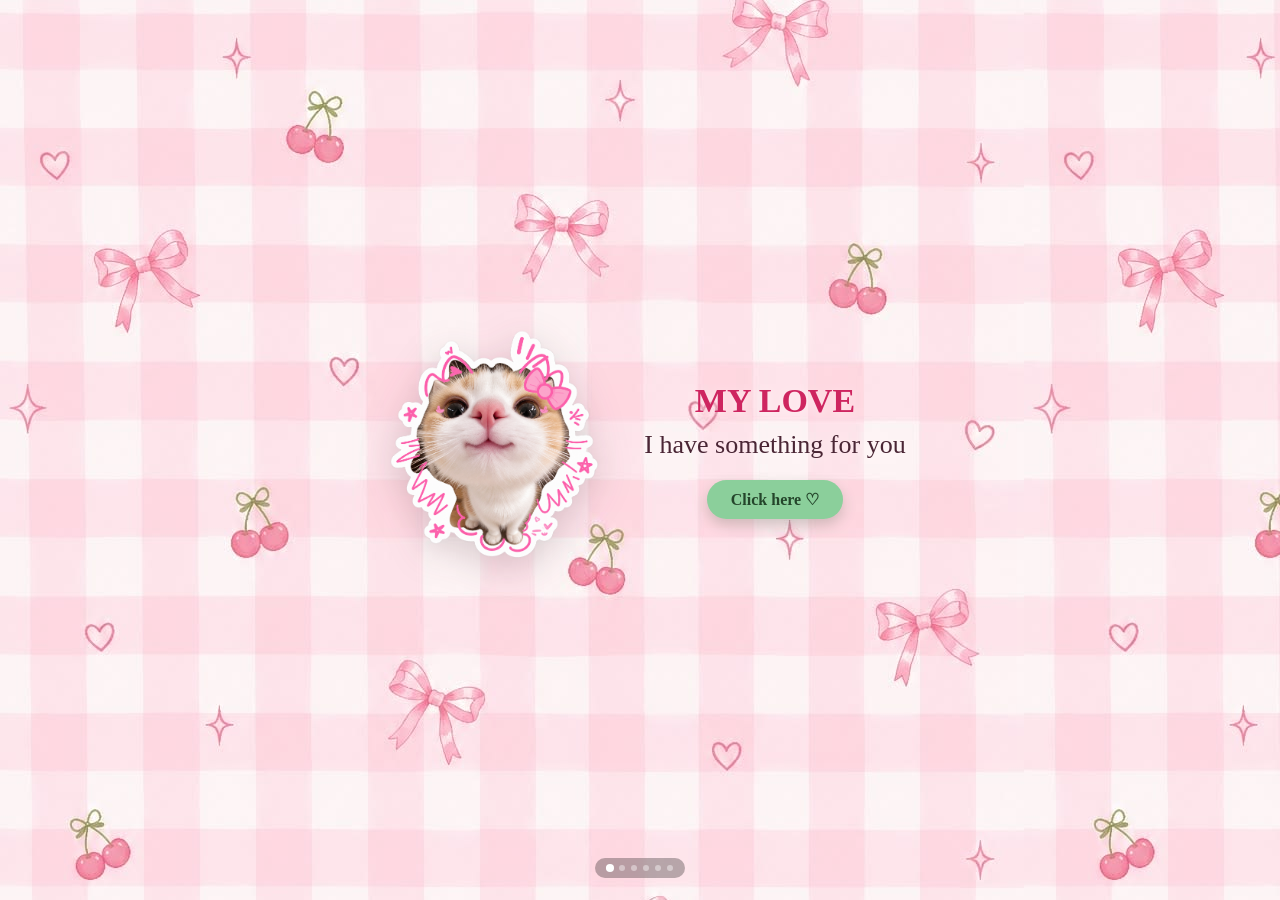
<file: index.html>
<!DOCTYPE html>
<html lang="en">

<head>
    <meta charset="UTF-8">
    <meta name="viewport" content="width=device-width, initial-scale=1.0">
    <meta name="theme-color" content="#8BCF9B">
    <title>Happy Birthday Tingi 💗</title>
    <link rel="stylesheet" href="shared.css">
    <link rel="stylesheet" href="style1.css">
    <script src="hearts.js" defer></script>
    <script src="nav.js" defer></script>
</head>

<body data-page="1" data-total="6" data-accent="#CE2560">

    <div class="hearts-bg" aria-hidden="true"></div>

    <div class="birthday-container">

        <img src="./sticker1.png" class="sticker" alt="Cute cat sticker">

        <div class="birthday-text">
            <h1 class="love">MY LOVE</h1>
            <h2>I have something for you</h2>
            <a href="index2.html" class="birthday-button">Click here ♡</a>
        </div>

    </div>

</body>

</html>
</file>
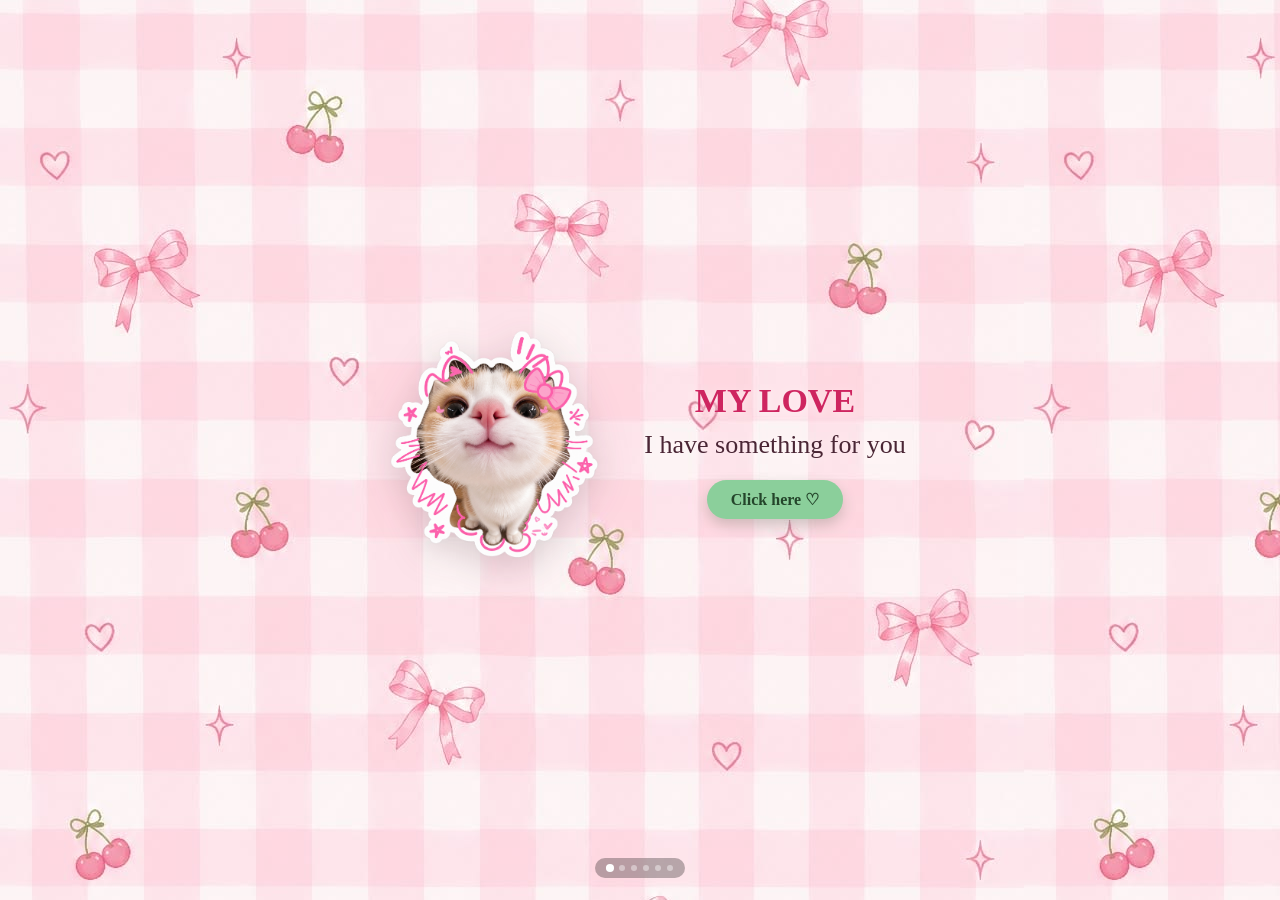
<file: index1.html>
<!DOCTYPE html>
<html lang="en">

<head>
    <meta charset="UTF-8">
    <meta name="viewport" content="width=device-width, initial-scale=1.0">
    <meta name="theme-color" content="#8BCF9B">
    <title>Happy Birthday Tingi 💗</title>
    <link rel="stylesheet" href="shared.css">
    <link rel="stylesheet" href="style1.css">
    <script src="hearts.js" defer></script>
    <script src="nav.js" defer></script>
</head>

<body data-page="1" data-total="6" data-accent="#CE2560">

    <div class="hearts-bg" aria-hidden="true"></div>

    <div class="birthday-container">

        <img src="sticker1.png" class="sticker" alt="Cute cat sticker">

        <div class="birthday-text">
            <h1 class="love">MY LOVE</h1>
            <h2>I have something for you</h2>
            <a href="index2.html" class="birthday-button">Click here ♡</a>
        </div>

    </div>

</body>

</html>
</file>
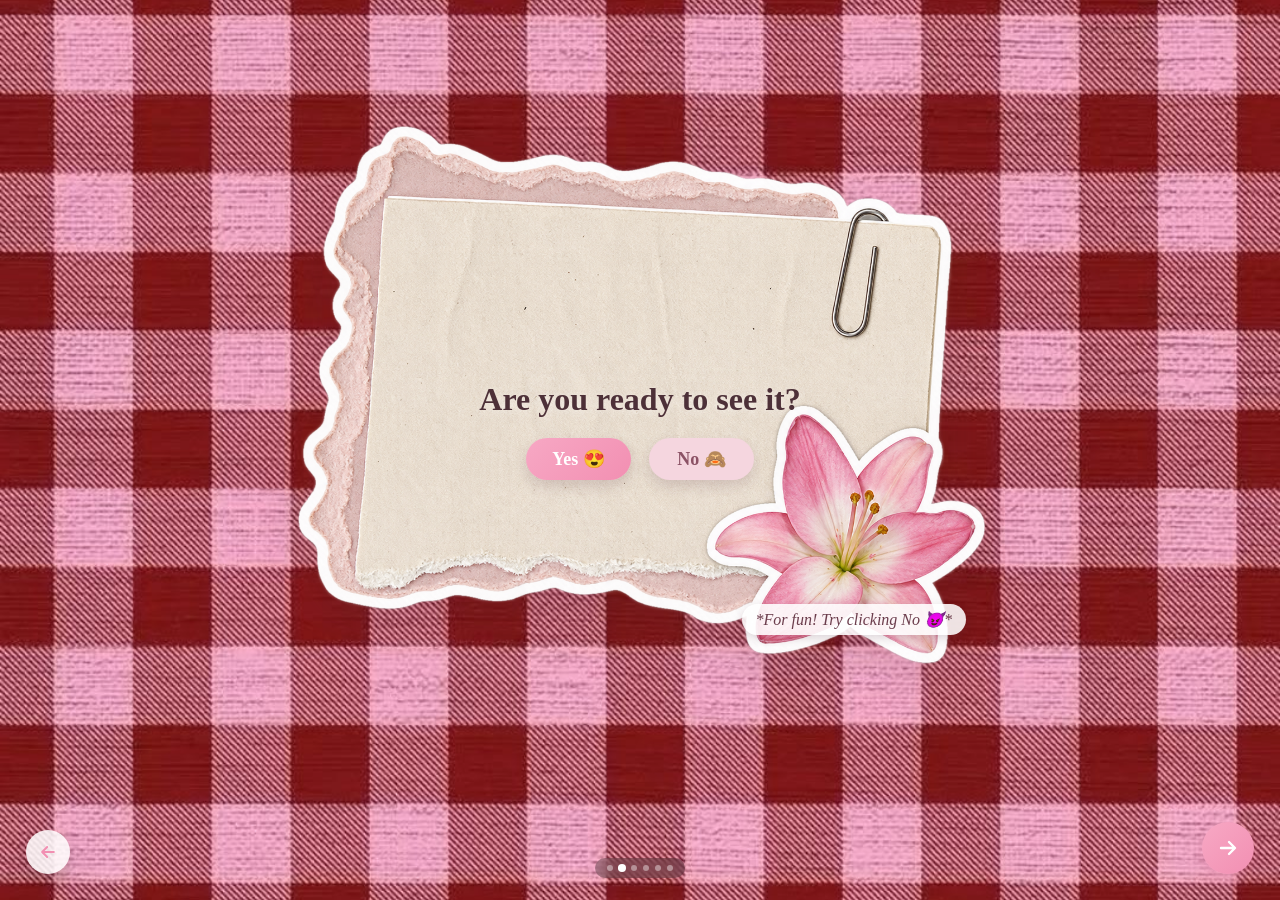
<file: index2.html>
<!DOCTYPE html>
<html lang="en">

<head>
    <meta charset="UTF-8">
    <meta name="viewport" content="width=device-width, initial-scale=1.0">
    <meta name="theme-color" content="#f7a8c4">
    <title>The Question 💕</title>
    <link rel="stylesheet" href="shared.css">
    <link rel="stylesheet" href="style2.css">
    <script src="hearts.js" defer></script>
    <script src="script2.js" defer></script>
    <script src="nav.js" defer></script>
</head>

<body data-page="2" data-total="6" data-accent="#f28fb2" data-prev="index1.html">

    <div class="hearts-bg" aria-hidden="true"></div>

    <main class="birthday-container">

        <div class="sticker-wrap">
            <img src="sticker7.png" class="sticker" alt="Cute birthday sticker">
        </div>

        <section class="birthday-text" aria-labelledby="prompt-text">
            <h2 id="prompt-text">Are you ready to see it?</h2>

            <div class="buttons">
                <button class="yes-btn" type="button" onclick="window.location.href='index3.html'">
                    Yes 😍
                </button>

                <button class="no-btn" type="button">
                    No 🙈
                </button>
            </div>
        </section>

        <p class="fun-text">*For fun! Try clicking No 😈*</p>

    </main>

    <a class="next-arrow" href="index3.html" aria-label="Continue to the next page">
        <svg viewBox="0 0 24 24" aria-hidden="true">
            <path d="M5 12h13M13 6l6 6-6 6" fill="none" stroke="currentColor"
                stroke-width="2.4" stroke-linecap="round" stroke-linejoin="round" />
        </svg>
    </a>

</body>

</html>
</file>
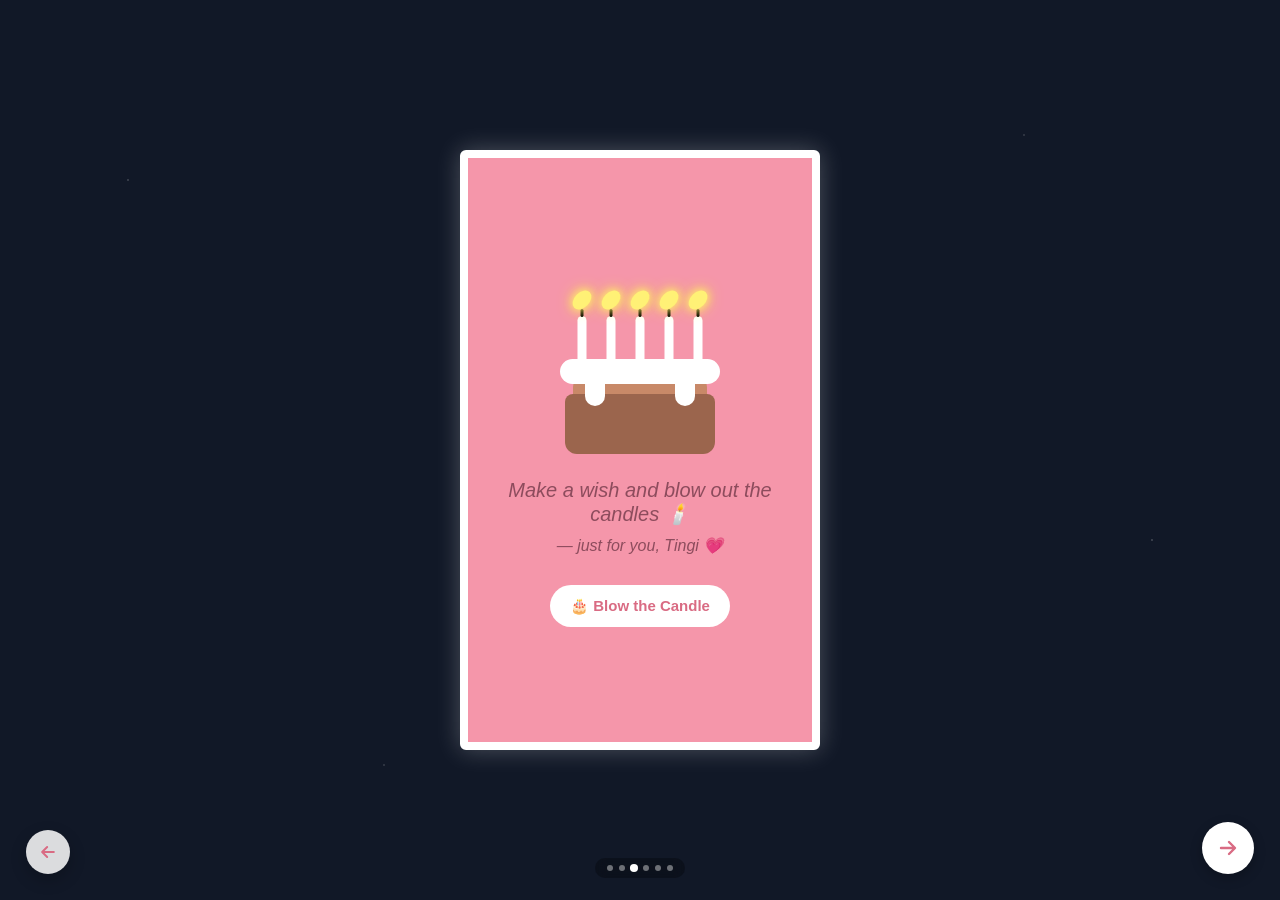
<file: index3.html>
<!DOCTYPE html>
<html lang="en">

<head>
    <meta charset="UTF-8">
    <meta name="viewport" content="width=device-width, initial-scale=1.0">
    <meta name="theme-color" content="#f596aa">
    <title>Happy Birthday 🎂</title>
    <link rel="stylesheet" href="shared.css">
    <link rel="stylesheet" href="style3.css">
    <script src="script3.js" defer></script>
    <script src="nav.js" defer></script>
</head>

<body data-page="3" data-total="6" data-accent="#d96b83" data-prev="index2.html">

    <div class="card">

        <div class="cake-container">

            <div class="candles">

                <div class="candle">
                    <div class="flame"></div>
                </div>

                <div class="candle">
                    <div class="flame"></div>
                </div>

                <div class="candle">
                    <div class="flame"></div>
                </div>

                <div class="candle">
                    <div class="flame"></div>
                </div>

                <div class="candle">
                    <div class="flame"></div>
                </div>

            </div>

            <div class="cake">

                <div class="cream"></div>

                <div class="cake-layer"></div>

                <div class="cake-bottom"></div>

            </div>

        </div>

        <div class="birthday-message" aria-live="polite">
            <p class="birthday-text">Make a wish and blow out the candles 🕯️</p>
            <p class="name">— just for you, Tingi 💗</p>
            <h2 class="after-blow-message">Happy Birthday Tingi! 🎉</h2>
        </div>

        <button type="button" onclick="blowCandle()">
            🎂 Blow the Candle
        </button>

    </div>

    <a href="index4.html" class="next-arrow" aria-label="Continue to the next page">
        <svg viewBox="0 0 24 24" aria-hidden="true">
            <path d="M5 12h13M13 6l6 6-6 6" fill="none" stroke="currentColor"
                stroke-width="2.4" stroke-linecap="round" stroke-linejoin="round" />
        </svg>
    </a>

</body>

</html>
</file>
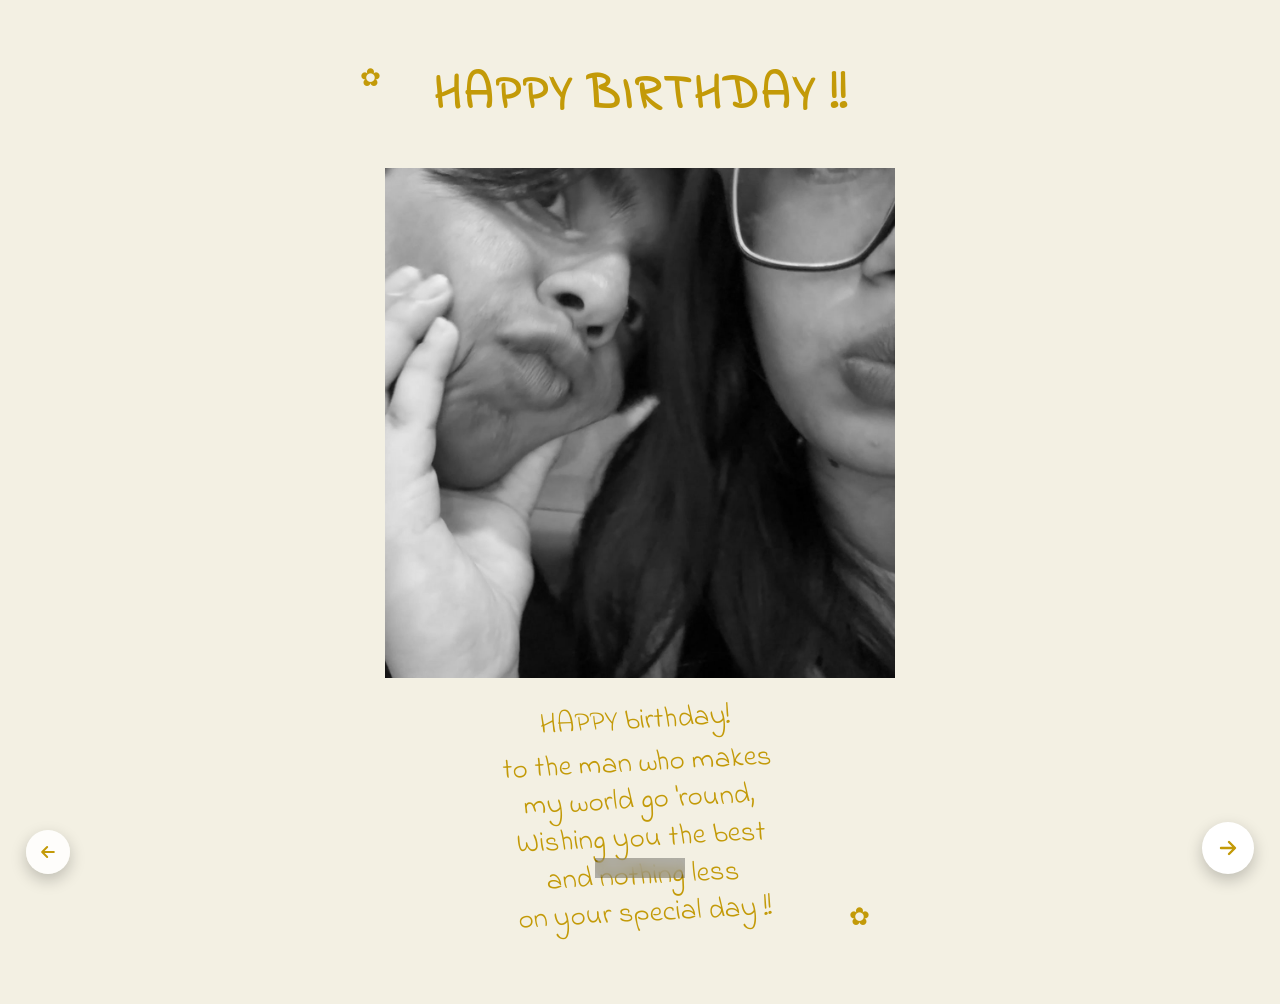
<file: index4.html>
<!DOCTYPE html>
<html lang="en">

<head>
    <meta charset="UTF-8">
    <meta name="viewport" content="width=device-width, initial-scale=1.0">

    <title>Happy Birthday</title>

    <link rel="stylesheet" href="shared.css">
    <link rel="stylesheet" href="style4.css">

    <link href="https://fonts.googleapis.com/css2?family=Indie+Flower&family=Patrick+Hand&display=swap" rel="stylesheet">
    <script src="nav.js" defer></script>
</head>

<body data-page="4" data-total="6" data-accent="#c39a08" data-prev="index3.html">

    <div class="birthday-page">

        <div class="flower flower-top">✿</div>

        <h1>HAPPY BIRTHDAY !!</h1>

        <div class="photo-container">
            <img src="photo11.jpeg" alt="Birthday Memory">
        </div>

        <div class="message">
            <p>HAPPY birthday!</p>

            <p>
                to the man who makes<br>
                my world go 'round,<br>
                Wishing you the best<br>
                and nothing less<br>
                on your special day !!
            </p>
        </div>

        <div class="flower flower-bottom">✿</div>

    </div>

    <a href="index5.html" class="next-arrow" aria-label="Continue to the next page">
        <svg viewBox="0 0 24 24" aria-hidden="true">
            <path d="M5 12h13M13 6l6 6-6 6" fill="none" stroke="currentColor"
                stroke-width="2.4" stroke-linecap="round" stroke-linejoin="round" />
        </svg>
    </a>

</body>

</html>
</file>
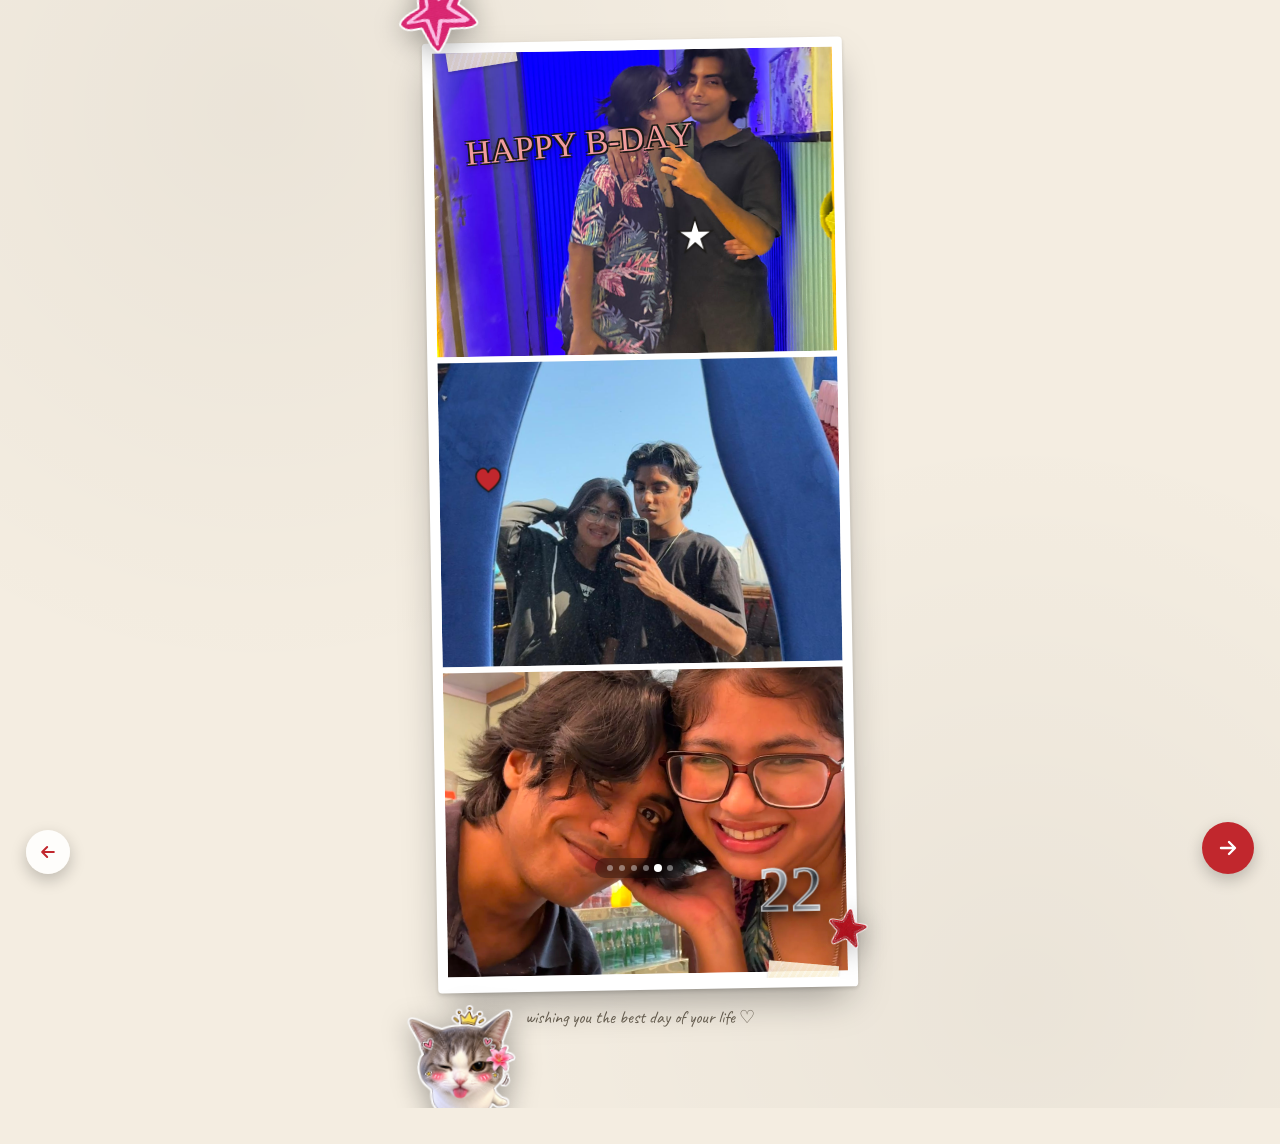
<file: index5.html>
<!DOCTYPE html>
<html lang="en">
<head>
<meta charset="UTF-8">
<meta name="viewport" content="width=device-width, initial-scale=1.0">
<meta name="theme-color" content="#c1272d">
<title>Happy B-Day 🎉</title>
<link rel="preconnect" href="https://fonts.googleapis.com">
<link href="https://fonts.googleapis.com/css2?family=Permanent+Marker&family=Caveat:wght@600;700&family=Poppins:wght@400;500;600&display=swap" rel="stylesheet">
<link rel="stylesheet" href="shared.css">
<link rel="stylesheet" href="style5.css">
<script src="script5.js" defer></script>
<script src="nav.js" defer></script>
</head>
<body data-page="5" data-total="6" data-accent="#c1272d" data-prev="index4.html">

<div class="board">
  <!-- <div class="board-title">✦  ✦</div> -->

  <div class="stack">
    <div class="tape tape-tl"></div>

    <div class="photo" id="photo-1"></div>
    <div class="photo" id="photo-2"></div>
    <div class="photo" id="photo-3"></div>

    <div class="tape tape-br"></div>

    <!-- doodle overlay: arrows, stars, hearts drawn like a white paint pen -->
    <div class="doodle-layer">
      <svg width="40" height="40" style="top:18%; left:60%;" viewBox="0 0 40 40" fill="none">
        <path d="M20 2 L24 15 L37 15 L26 23 L30 36 L20 27 L10 36 L14 23 L3 15 L16 15 Z" fill="#fff" stroke="#1c1a17" stroke-width="1.5"/>
      </svg>

      <svg class="heart" width="34" height="34" style="top:44%; left:8%;" viewBox="0 0 34 34" fill="none">
        <path d="M17 30 C4 21 2 13 8 8 C12 5 16 7 17 11 C18 7 22 5 26 8 C32 13 30 21 17 30 Z" fill="var(--accent)" stroke="#1c1a17" stroke-width="1.5"/>
      </svg>
    </div>

    <!-- jiggling headline text (content comes from script5.js's PAGE5_CONFIG) -->
    <div class="jiggle-text" id="happy-bday"></div>

    <!-- jiggling chrome number (value comes from script5.js's PAGE5_CONFIG.age) -->
    <div class="chrome-number" id="age-number"></div>
  </div>

  <!-- real stickers, allowed to hang slightly off the edge of the photo stack -->
  <div class="sticker-layer">
    <img src="sticker2.png" class="real-sticker sticker-star-pink" alt="" aria-hidden="true">
    <img src="sticker3.png" class="real-sticker sticker-star-red" alt="" aria-hidden="true">
    <img src="sticker11.png" class="real-sticker sticker-cat" alt="" aria-hidden="true">
  </div>

  <div class="caption">wishing you the best day of your life  ♡ </div>
</div>

<a href="index6.html" class="next-arrow" aria-label="Continue to the next page">
    <svg viewBox="0 0 24 24" aria-hidden="true">
        <path d="M5 12h13M13 6l6 6-6 6" fill="none" stroke="currentColor"
            stroke-width="2.4" stroke-linecap="round" stroke-linejoin="round" />
    </svg>
</a>

</body>
</html>
</file>
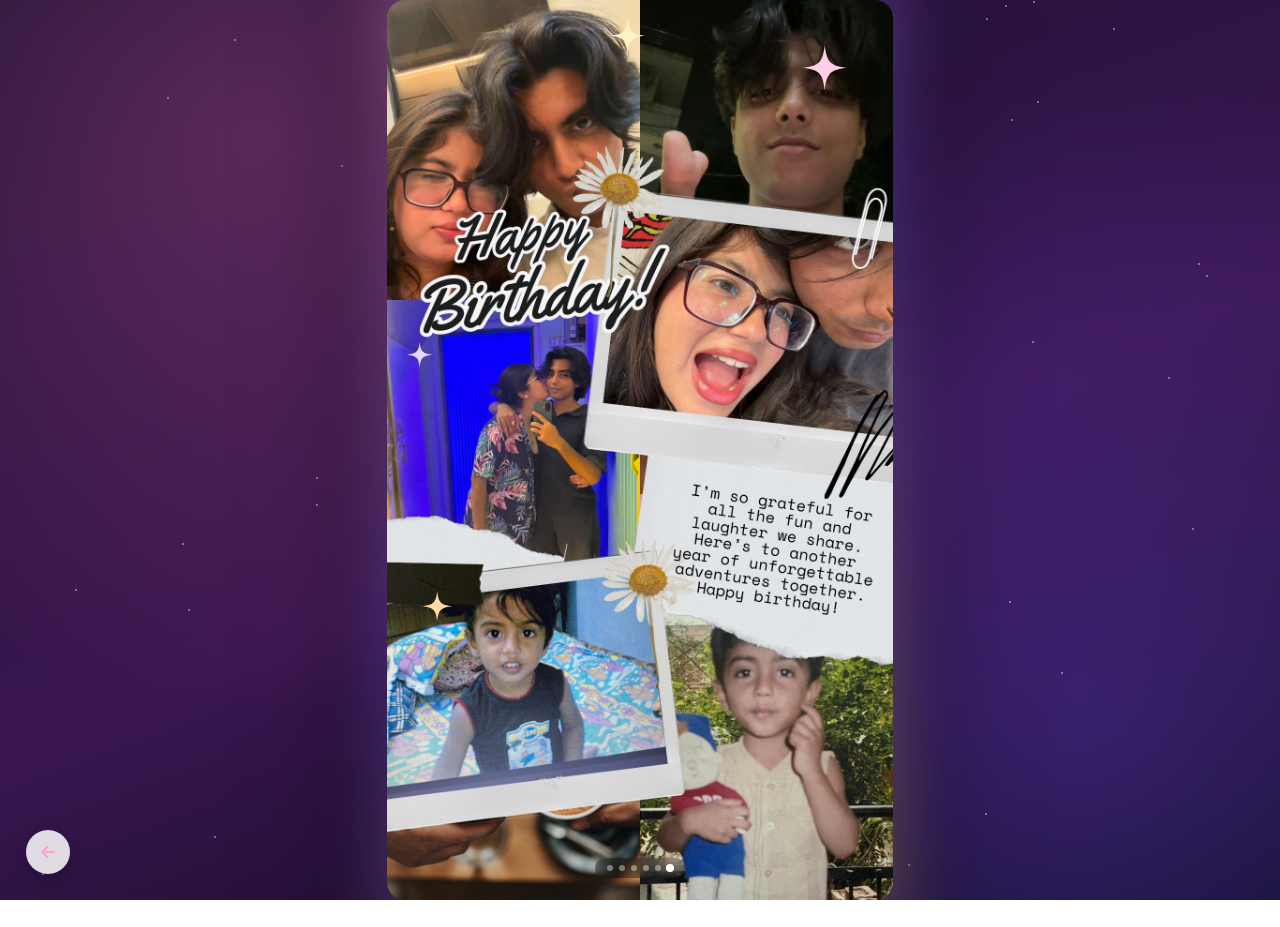
<file: index6.html>
<!DOCTYPE html>
<html lang="en">
<head>
<meta charset="UTF-8">
<meta name="viewport" content="width=device-width, initial-scale=1.0">
<title>Happy Birthday</title>
<link rel="stylesheet" href="shared.css">
<link rel="stylesheet" href="style6.css">
</head>
<body data-page="6" data-total="6" data-accent="#ff9ecf" data-prev="index5.html">

  <div class="bg-dots" id="bgDots"></div>

  <div class="stage">
    <!-- renamed from "Bday stry 2.png" — spaces in filenames break on some
         hosts/links, so rename your actual image file to match this -->
    <img class="story-img" src="Bday stry 2.png" alt="Happy Birthday collage">
    <div class="shimmer"></div>

    <div class="spark spark-a">
      <svg viewBox="0 0 100 100" xmlns="http://www.w3.org/2000/svg">
        <path d="M50 0 C54 38 62 46 100 50 C62 54 54 62 50 100 C46 62 38 54 0 50 C38 46 46 38 50 0 Z"/>
      </svg>
    </div>
    <div class="spark spark-b">
      <svg viewBox="0 0 100 100" xmlns="http://www.w3.org/2000/svg">
        <path d="M50 0 C54 38 62 46 100 50 C62 54 54 62 50 100 C46 62 38 54 0 50 C38 46 46 38 50 0 Z"/>
      </svg>
    </div>
    <div class="spark spark-c">
      <svg viewBox="0 0 100 100" xmlns="http://www.w3.org/2000/svg">
        <path d="M50 0 C54 38 62 46 100 50 C62 54 54 62 50 100 C46 62 38 54 0 50 C38 46 46 38 50 0 Z"/>
      </svg>
    </div>
    <div class="spark spark-d">
      <svg viewBox="0 0 100 100" xmlns="http://www.w3.org/2000/svg">
        <path d="M50 0 C54 38 62 46 100 50 C62 54 54 62 50 100 C46 62 38 54 0 50 C38 46 46 38 50 0 Z"/>
      </svg>
    </div>

    <div class="confetti-layer" id="confettiLayer"></div>
  </div>

  <script src="script6.js"></script>
  <script src="nav.js" defer></script>

</body>
</html>
</file>
<file: shared.css>
/* ============================================================
   shared.css
   One small set of tokens + one nav component, reused by every
   page in the story. Each page keeps its own colors/fonts/mood
   (that variety is the point — six different "chapters") but
   the motion, spacing, and corner-radius language now come from
   one place, and every page gets the same back/forward nav.
   ============================================================ */

:root {
    --ease-standard: cubic-bezier(0.2, 0.8, 0.2, 1);
    --transition-fast: 0.2s ease;
    --transition-medium: 0.3s var(--ease-standard);
    --radius-pill: 999px;
    --radius-soft: 16px;
    --shadow-soft: 0 6px 16px rgba(0, 0, 0, 0.22);
    --shadow-strong: 0 10px 24px rgba(0, 0, 0, 0.3);
    --nav-accent: #d96b83; /* overridden per page via inline style on <body> */
}

/* consistent keyboard focus ring everywhere, regardless of page palette */
a:focus-visible,
button:focus-visible {
    outline: 3px solid color-mix(in srgb, var(--nav-accent) 55%, white 45%);
    outline-offset: 4px;
}

/* ---------- shared page nav: back arrow (bottom-left) + progress dots ---------- */

.page-nav {
    position: fixed;
    left: 50%;
    bottom: clamp(14px, 3vw, 22px);
    transform: translateX(-50%);
    display: flex;
    align-items: center;
    gap: 6px;
    padding: 7px 12px;
    background: rgba(0, 0, 0, 0.28);
    backdrop-filter: blur(6px);
    border-radius: var(--radius-pill);
    z-index: 999;
    pointer-events: none; /* dots are decorative; only the back arrow (outside this bar) is clickable */
}

.page-nav .dot {
    width: 6px;
    height: 6px;
    border-radius: 50%;
    background: rgba(255, 255, 255, 0.4);
    transition: background var(--transition-fast), transform var(--transition-fast);
}

.page-nav .dot.current {
    background: #fff;
    transform: scale(1.35);
}

.back-arrow {
    position: fixed;
    left: clamp(14px, 3vw, 26px);
    bottom: clamp(14px, 3vw, 26px);
    width: 44px;
    height: 44px;
    display: flex;
    align-items: center;
    justify-content: center;
    border-radius: 50%;
    background: rgba(255, 255, 255, 0.85);
    color: var(--nav-accent);
    text-decoration: none;
    box-shadow: var(--shadow-soft);
    z-index: 999;
    transition: transform var(--transition-fast), box-shadow var(--transition-fast);
}

.back-arrow svg {
    width: 20px;
    height: 20px;
}

.back-arrow:hover {
    transform: scale(1.08);
    box-shadow: var(--shadow-strong);
}

.back-arrow:active {
    transform: scale(0.94);
}

@media (max-width: 500px) {
    .back-arrow {
        width: 40px;
        height: 40px;
    }
}

@media (prefers-reduced-motion: reduce) {

    .page-nav .dot,
    .back-arrow {
        transition: none !important;
    }
}
</file>
<file: style1.css>
* {
    margin: 0;
    padding: 0;
    box-sizing: border-box;
}

html {
    overflow-x: hidden;
}

body {
    min-height: 100vh;
    min-height: 100svh;
    overflow-x: hidden;
    background-image: url("background.jpg");
    background-size: auto;
    background-repeat: repeat;
    position: relative;
    font-family: Georgia, "Times New Roman", serif;
}

/* subtle wash so text stays legible over the busy pattern */
body::before {
    content: "";
    position: fixed;
    inset: 0;
    pointer-events: none;
    background: rgba(255, 255, 255, 0.06);
}

/* ---------- ambient floating hearts ---------- */

.hearts-bg {
    position: fixed;
    inset: 0;
    overflow: hidden;
    pointer-events: none;
    z-index: 1;
}

.hearts-bg span {
    position: absolute;
    bottom: -10%;
    font-size: 20px;
    opacity: 0;
    animation: float-up linear infinite;
}

@keyframes float-up {
    0% {
        transform: translateY(0) translateX(0) rotate(0deg);
        opacity: 0;
    }

    10% {
        opacity: 0.55;
    }

    90% {
        opacity: 0.35;
    }

    100% {
        transform: translateY(-110vh) translateX(var(--drift, 20px)) rotate(20deg);
        opacity: 0;
    }
}

/* ---------- content ---------- */

.birthday-container {
    position: fixed;
    top: 50%;
    left: 50%;
    transform: translate(-50%, -50%);
    display: flex;
    align-items: center;
    justify-content: center;
    gap: clamp(14px, 4vw, 30px);
    width: min(92vw, 640px);
    z-index: 9999;
    animation: settle-in 0.7s cubic-bezier(0.2, 0.8, 0.2, 1) both;
}

@keyframes settle-in {
    from {
        opacity: 0;
        transform: translate(-50%, -50%) translateY(18px) scale(0.98);
    }

    to {
        opacity: 1;
        transform: translate(-50%, -50%) translateY(0) scale(1);
    }
}

.sticker {
    width: clamp(140px, 30vw, 240px);
    height: auto;
    flex-shrink: 0;
    filter: drop-shadow(0 10px 18px rgba(70, 35, 45, 0.2));
    animation: jiggle 2s ease-in-out infinite;
}

@keyframes jiggle {
    0% {
        transform: rotate(0deg) translateY(0);
    }

    25% {
        transform: rotate(-3deg) translateY(-5px);
    }

    50% {
        transform: rotate(3deg) translateY(0);
    }

    75% {
        transform: rotate(-2deg) translateY(-3px);
    }

    100% {
        transform: rotate(0deg) translateY(0);
    }
}

.birthday-text {
    text-align: center;
    display: flex;
    flex-direction: column;
    align-items: center;
    justify-content: center;
}

.birthday-text h1.love {
    font-family: "Brush Script MT", "Segoe Script", cursive;
    font-size: clamp(26px, 5vw, 34px);
    color: #CE2560;
    margin-bottom: 5px;
    font-weight: bolder;
    text-shadow: 0 2px 8px rgba(255, 255, 255, 0.5);
}

.birthday-text h1:not(.love) {
    font-size: clamp(28px, 5vw, 40px);
    margin: 0;
    color: #4A2635;
    font-weight: 700;
}

.birthday-text h2 {
    font-size: clamp(18px, 3.5vw, 26px);
    margin: 5px 0 20px;
    color: #4A2635;
    font-weight: normal;
    text-shadow: 0 2px 8px rgba(255, 255, 255, 0.4);
}

.birthday-button {
    display: inline-block;
    padding: 10px 24px;
    font-size: clamp(15px, 2vw, 16px);
    font-family: Georgia, "Times New Roman", serif;
    cursor: pointer;
    border: none;
    border-radius: 20px;
    background-color: #8BCF9B;
    color: #24452B;
    font-weight: bold;
    text-decoration: none;
    box-shadow: 0 6px 14px rgba(36, 69, 43, 0.22);
    transition: transform 0.2s ease, background-color 0.2s ease, box-shadow 0.2s ease, color 0.2s ease;
}

.birthday-button:hover {
    background-color: #6FBA80;
    color: white;
    transform: translateY(-2px) scale(1.05);
    box-shadow: 0 9px 18px rgba(36, 69, 43, 0.3);
}

.birthday-button:active {
    transform: scale(0.96);
}

.birthday-button:focus-visible {
    outline: 3px solid rgba(36, 69, 43, 0.45);
    outline-offset: 4px;
}

/* stack vertically once side-by-side gets cramped */
@media (max-width: 560px) {
    .birthday-container {
        flex-direction: column;
        gap: 14px;
    }

    .sticker {
        width: clamp(150px, 45vw, 210px);
    }
}

@media (max-height: 480px) and (orientation: landscape) {
    .birthday-container {
        flex-direction: row;
        gap: 16px;
    }

    .sticker {
        width: clamp(110px, 20vh, 160px);
    }

    .birthday-text h2 {
        margin: 5px 0 10px;
    }
}

@media (prefers-reduced-motion: reduce) {

    .hearts-bg span,
    .sticker,
    .birthday-container,
    .birthday-button {
        animation: none !important;
        transition: none !important;
    }
}
</file>
<file: style2.css>
* {
    margin: 0;
    padding: 0;
    box-sizing: border-box;
}

html,
body {
    width: 100%;
    min-height: 100%;
}

body {
    min-height: 100vh;
    min-height: 100svh;
    overflow: hidden;
    position: relative;
    display: flex;
    justify-content: center;
    align-items: flex-start;
    padding: clamp(18px, 5vh, 55px) 16px;
    background-image: url("background2.jpg");
    background-size: cover;
    background-position: center;
    background-repeat: no-repeat;
    font-family: Georgia, "Times New Roman", serif;
}

/* subtle wash so text stays legible over any background photo */
body::before {
    content: "";
    position: fixed;
    inset: 0;
    pointer-events: none;
    background: rgba(255, 255, 255, 0.04);
}

/* ---------- ambient floating hearts ---------- */

.hearts-bg {
    position: fixed;
    inset: 0;
    overflow: hidden;
    pointer-events: none;
    z-index: 0;
}

.hearts-bg span {
    position: absolute;
    bottom: -10%;
    font-size: 20px;
    opacity: 0;
    animation: float-up linear infinite;
}

@keyframes float-up {
    0% {
        transform: translateY(0) translateX(0) rotate(0deg);
        opacity: 0;
    }

    10% {
        opacity: 0.55;
    }

    90% {
        opacity: 0.35;
    }

    100% {
        transform: translateY(-110vh) translateX(var(--drift, 20px)) rotate(20deg);
        opacity: 0;
    }
}

/* ---------- card ---------- */

.birthday-container {
    position: relative;
    width: min(92vw, 700px);
    isolation: isolate;
    z-index: 1;
    animation: settle-in 0.7s cubic-bezier(0.2, 0.8, 0.2, 1) both;
}

@keyframes settle-in {
    from {
        opacity: 0;
        transform: translateY(18px) scale(0.98);
    }

    to {
        opacity: 1;
        transform: translateY(0) scale(1);
    }
}

.sticker-wrap {
    position: relative;
    width: 100%;
    animation: floatSticker 4s ease-in-out infinite;
}

.sticker {
    display: block;
    width: 100%;
    max-width: 700px;
    height: auto;
    user-select: none;
    -webkit-user-drag: none;
    filter: drop-shadow(0 12px 22px rgba(70, 35, 45, 0.16));
}

@keyframes floatSticker {

    0%,
    100% {
        transform: translateY(0);
    }

    50% {
        transform: translateY(-7px);
    }
}

.birthday-text {
    position: absolute;
    top: 48%;
    left: 17.5%;
    width: 65%;
    text-align: center;
    z-index: 2;
}

.birthday-text h2 {
    color: #4d3038;
    font-size: clamp(20px, 4vw, 32px);
    line-height: 1.15;
    margin: 0;
    text-shadow: 0 2px 8px rgba(255, 255, 255, 0.55);
    transition: opacity 0.25s ease;
}

.buttons {
    display: flex;
    justify-content: center;
    align-items: center;
    gap: clamp(10px, 3vw, 18px);
    margin-top: clamp(14px, 2vw, 20px);
}

.buttons button {
    min-width: 105px;
    border: 0;
    padding: 10px 22px;
    border-radius: 999px;
    font-size: clamp(15px, 2vw, 18px);
    font-family: Georgia, "Times New Roman", serif;
    font-weight: bold;
    cursor: pointer;
    -webkit-tap-highlight-color: transparent;
    box-shadow: 0 6px 14px rgba(80, 40, 55, 0.16);
    transition:
        transform 0.2s ease,
        box-shadow 0.2s ease,
        background 0.2s ease,
        padding 0.25s ease,
        font-size 0.25s ease;
}

.buttons button:focus-visible {
    outline: 3px solid rgba(139, 82, 101, 0.45);
    outline-offset: 4px;
}

.yes-btn {
    background: linear-gradient(135deg, #f7a8c4, #f28fb2);
    color: #fff;
}

.yes-btn:hover {
    transform: translateY(-3px) scale(1.06);
    box-shadow: 0 9px 20px rgba(210, 100, 140, 0.3);
}

.yes-btn:active {
    transform: scale(0.96);
}

/* grows a little every time "No" is dodged, so saying yes feels inevitable */
.yes-btn.eager {
    animation: pulse-grow 0.4s ease forwards;
}

@keyframes pulse-grow {
    0% {
        transform: scale(1);
    }

    50% {
        transform: scale(1.18);
    }

    100% {
        transform: scale(1.1);
    }
}

.no-btn {
    background: #f5d6df;
    color: #8b5265;
    position: relative;
    transition:
        left 0.18s ease,
        top 0.18s ease,
        transform 0.18s ease,
        box-shadow 0.18s ease,
        padding 0.25s ease,
        font-size 0.25s ease;
}

.no-btn:hover {
    transform: scale(1.05);
}

.no-btn.running {
    position: fixed;
    z-index: 9999;
}

.fun-text {
    position: fixed;
    right: clamp(12px, 2vw, 24px);
    bottom: clamp(84px, 13vh, 110px);
    left: auto;
    margin: 0;
    display: inline-block;
    text-align: right;
    color: #6b3d4c;
    background: rgba(255, 255, 255, 0.88);
    padding: 6px 14px;
    border-radius: 999px;
    box-shadow: 0 3px 10px rgba(80, 40, 55, 0.18);
    font-size: clamp(12px, 1.7vw, 16px);
    font-style: italic;
    z-index: 5;
    pointer-events: none;
}

/* ---------- corner arrow to index3.html ---------- */

.next-arrow {
    position: fixed;
    right: clamp(14px, 3vw, 26px);
    bottom: clamp(14px, 3vw, 26px);
    width: 52px;
    height: 52px;
    display: flex;
    align-items: center;
    justify-content: center;
    border-radius: 50%;
    background: linear-gradient(135deg, #f7a8c4, #f28fb2);
    color: #fff;
    box-shadow: 0 6px 16px rgba(210, 100, 140, 0.35);
    text-decoration: none;
    z-index: 20;
    animation: arrow-nudge 2.2s ease-in-out infinite;
    transition: transform 0.2s ease, box-shadow 0.2s ease;
}

.next-arrow svg {
    width: 24px;
    height: 24px;
}

.next-arrow:hover {
    transform: scale(1.1);
    box-shadow: 0 9px 20px rgba(210, 100, 140, 0.45);
}

.next-arrow:active {
    transform: scale(0.95);
}

.next-arrow:focus-visible {
    outline: 3px solid rgba(139, 82, 101, 0.45);
    outline-offset: 4px;
}

@keyframes arrow-nudge {

    0%,
    100% {
        transform: translateX(0);
    }

    50% {
        transform: translateX(4px);
    }
}

@media (max-width: 600px) {
    .fun-text {
        bottom: clamp(78px, 15vh, 100px);
        max-width: calc(100vw - 24px);
    }

    .next-arrow {
        width: 46px;
        height: 46px;
    }
}

@media (max-width: 600px) {
    body {
        padding-top: 30px;
        align-items: center;
    }

    .birthday-container {
        width: min(94vw, 520px);
    }

    .birthday-text {
        top: 47%;
    }

    .buttons button {
        min-width: 92px;
        padding: 9px 17px;
    }
}

@media (max-height: 650px) and (orientation: landscape) {
    body {
        padding: 10px 20px;
    }

    .birthday-container {
        width: min(75vw, 560px);
    }

    .birthday-text {
        top: 47%;
    }

    .fun-text {
        display: none;
    }
}

@media (prefers-reduced-motion: reduce) {

    .hearts-bg span,
    .sticker-wrap,
    .birthday-container,
    .buttons button,
    .no-btn,
    .next-arrow {
        animation: none !important;
        transition: none !important;
    }
}
</file>
<file: style3.css>
* {
    margin: 0;
    padding: 0;
    box-sizing: border-box;
}

html {
    overflow-x: hidden;
}

body {
    min-height: 100vh;
    min-height: 100svh;
    overflow-x: hidden;
    display: flex;
    justify-content: center;
    align-items: center;
    padding: 20px;
    background:
        radial-gradient(1px 1px at 10% 20%, rgba(255, 255, 255, 0.5), transparent),
        radial-gradient(1px 1px at 80% 15%, rgba(255, 255, 255, 0.4), transparent),
        radial-gradient(1.5px 1.5px at 60% 70%, rgba(255, 255, 255, 0.35), transparent),
        radial-gradient(1px 1px at 30% 85%, rgba(255, 255, 255, 0.4), transparent),
        radial-gradient(1.5px 1.5px at 90% 60%, rgba(255, 255, 255, 0.3), transparent),
        radial-gradient(1px 1px at 45% 40%, rgba(255, 255, 255, 0.35), transparent),
        #111827;
    font-family: Arial, sans-serif;
}

.card {
    position: relative;
    width: min(90vw, 360px);
    min-height: min(90svh, 600px);
    background: #f596aa;
    border: 8px solid white;
    border-radius: 6px;

    display: flex;
    flex-direction: column;
    align-items: center;
    justify-content: center;

    box-shadow: 0 0 25px rgba(255, 255, 255, 0.25);

    overflow: hidden;
    animation: settle-in 0.7s cubic-bezier(0.2, 0.8, 0.2, 1) both;
}

@keyframes settle-in {
    from {
        opacity: 0;
        transform: translateY(18px) scale(0.98);
    }

    to {
        opacity: 1;
        transform: translateY(0) scale(1);
    }
}

h1 {
    color: white;
    font-size: 28px;
    margin-bottom: 75px;
    text-align: center;
}

.cake-container {
    position: relative;
    width: 220px;
    height: 180px;

    display: flex;
    justify-content: center;
    align-items: flex-end;
}

/* =========================
   CANDLES
   ========================= */

.candles {
    position: absolute;

    z-index: 10;

    bottom: 90px;

    left: 50%;

    transform: translateX(-50%);

    width: 125px;

    display: flex;

    justify-content: space-between;

    align-items: flex-end;
}

.candle {
    position: relative;

    width: 9px;
    height: 48px;

    background: white;

    border-radius: 5px;
}

/* BLACK WICK / BUD */

.candle::before {
    content: "";

    position: absolute;

    width: 3px;
    height: 8px;

    background: black;

    border-radius: 2px;

    top: -7px;
    left: 3px;

    z-index: 11;
}

/* =========================
   FLAMES
   ========================= */

.flame {
    position: absolute;

    width: 15px;
    height: 22px;

    background: #fff176;

    border-radius: 50%;

    top: -27px;
    left: -3px;

    transform: rotate(45deg);

    box-shadow:
        0 0 8px #fff176,
        0 0 15px #ffeb3b;

    z-index: 12;

    animation: flicker 0.5s infinite alternate;
}

@keyframes flicker {

    0% {
        transform: rotate(40deg) scale(1);
    }

    50% {
        transform: rotate(48deg) scale(1.08);
    }

    100% {
        transform: rotate(43deg) scale(1.15);
    }
}

/* FLAME GOES OUT */

.flame.off {
    animation: blowOut 0.5s forwards;
}

@keyframes blowOut {

    0% {
        opacity: 1;
        transform: rotate(45deg) scale(1);
    }

    50% {
        opacity: 0.5;
        transform: rotate(65deg) scale(1.2);
    }

    100% {
        opacity: 0;
        transform: rotate(80deg) scale(0);
    }
}

/* =========================
   CAKE
   ========================= */

.cake {
    position: relative;

    width: 150px;
    height: 90px;

    animation: cakeBounce 2s ease-in-out infinite;
}

.cake-bottom {
    position: absolute;

    bottom: 0;
    left: 0;

    width: 150px;
    height: 60px;

    background: #9b654d;

    border-radius: 8px 8px 12px 12px;
}

.cake-layer {
    position: absolute;

    bottom: 40px;
    left: 8px;

    width: 134px;
    height: 35px;

    background: #c88968;

    border-radius: 8px 8px 4px 4px;
}

/* =========================
   CREAM
   ========================= */

.cream {
    position: absolute;

    z-index: 3;

    bottom: 70px;
    left: -5px;

    width: 160px;
    height: 25px;

    background: white;

    border-radius: 15px;
}

.cream::before,
.cream::after {
    content: "";

    position: absolute;

    background: white;

    width: 20px;
    height: 35px;

    border-radius: 0 0 15px 15px;

    top: 12px;
}

.cream::before {
    left: 25px;
}

.cream::after {
    right: 25px;
}

/* =========================
   CAKE ANIMATION
   ========================= */

@keyframes cakeBounce {

    0%,
    100% {
        transform: translateY(0);
    }

    50% {
        transform: translateY(-8px);
    }
}

/* =========================
   BIRTHDAY MESSAGE
   ========================= */

.birthday-message {
    text-align: center;
    min-height: 70px;
    padding: 0 16px;
}

.birthday-text {
    margin-top: 25px;

    font-size: 20px;

    font-style: italic;

    color: #8d4c5d;
}

.name {
    margin-top: 10px;

    font-size: 16px;

    font-style: italic;

    color: #8d4c5d;
}

/* AFTER CANDLES ARE BLOWN */

.after-blow-message {
    display: none;

    margin-top: 20px;

    color: white;

    font-size: 28px;

    font-weight: bold;

    animation: birthdayAppear 1s ease forwards;
}

@keyframes birthdayAppear {

    0% {
        opacity: 0;
        transform: scale(0.5);
    }

    100% {
        opacity: 1;
        transform: scale(1);
    }
}

/* HIDE OLD MESSAGE */

.birthday-message.show-after-blow .birthday-text,
.birthday-message.show-after-blow .name {
    display: none;
}

.birthday-message.show-after-blow .after-blow-message {
    display: block;
}

/* =========================
   CONFETTI
   ========================= */

.confetti-piece {
    position: fixed;
    top: -5%;
    font-size: 18px;
    pointer-events: none;
    z-index: 200;
    animation: confetti-fall linear forwards;
}

@keyframes confetti-fall {
    0% {
        transform: translateY(0) rotate(0deg);
        opacity: 1;
    }

    100% {
        transform: translateY(105vh) rotate(var(--spin, 360deg));
        opacity: 0.9;
    }
}

/* =========================
   BUTTON
   ========================= */

button {
    margin-top: 30px;

    padding: 12px 20px;

    border: none;

    border-radius: 25px;

    background: white;

    color: #d96b83;

    font-size: 15px;

    font-weight: bold;

    cursor: pointer;

    transition: transform 0.3s, box-shadow 0.3s, opacity 0.3s;
}

button:hover:not(:disabled) {
    transform: scale(1.05);

    box-shadow: 0 5px 15px rgba(0, 0, 0, 0.15);
}

button:active:not(:disabled) {
    transform: scale(0.96);
}

button:focus-visible {
    outline: 3px solid rgba(255, 255, 255, 0.7);
    outline-offset: 4px;
}

button:disabled {
    cursor: default;
}

/* =========================
   MOBILE
   ========================= */

@media (max-width: 500px) {

    .card {
        width: 90vw;
        min-height: 90svh;
    }

    h1 {
        font-size: 25px;
    }

    .after-blow-message {
        font-size: 24px;
    }
}

.next-arrow {
    position: fixed;
    right: clamp(14px, 3vw, 26px);
    bottom: clamp(14px, 3vw, 26px);

    width: 52px;
    height: 52px;

    display: flex;
    justify-content: center;
    align-items: center;

    background: white;
    color: #d96b83;

    border-radius: 50%;

    text-decoration: none;

    box-shadow: 0 4px 12px rgba(0, 0, 0, 0.25);

    animation: arrow-nudge 2.2s ease-in-out infinite;
    transition: transform 0.2s ease, box-shadow 0.2s ease;

    z-index: 100;
}

.next-arrow svg {
    width: 24px;
    height: 24px;
}

.next-arrow:hover {
    transform: scale(1.1);
    box-shadow: 0 6px 16px rgba(0, 0, 0, 0.3);
}

.next-arrow:active {
    transform: scale(0.95);
}

.next-arrow:focus-visible {
    outline: 3px solid rgba(255, 255, 255, 0.8);
    outline-offset: 4px;
}

@keyframes arrow-nudge {

    0%,
    100% {
        transform: translateX(0);
    }

    50% {
        transform: translateX(4px);
    }
}

@media (prefers-reduced-motion: reduce) {

    .card,
    .flame,
    .cake,
    .after-blow-message,
    button,
    .next-arrow,
    .confetti-piece {
        animation: none !important;
        transition: none !important;
    }

    .flame.off {
        opacity: 0;
    }
}
</file>
<file: style4.css>
* {
    margin: 0;
    padding: 0;
    box-sizing: border-box;
}

body {
    min-height: 100vh;
    background: #f3f0e3;

    display: flex;
    justify-content: center;
    align-items: flex-start;

    font-family: "Patrick Hand", cursive;

    overflow-x: hidden;
}

.birthday-page {
    width: 100%;
    max-width: 600px;
    min-height: 100vh;

    padding: 70px 45px 70px;

    position: relative;

    text-align: center;

    background: #f3f0e3;
}

/* =========================
   HAPPY BIRTHDAY HEADING
   ========================= */

h1 {
    font-family: "Indie Flower", cursive;

    color: #c39a08;

    font-size: clamp(32px, 7vw, 48px);

    font-weight: 700;

    letter-spacing: 2px;

    line-height: 1.1;

    margin: 0 auto 45px auto;

    position: relative;

    z-index: 1;

    text-align: center;
}

/* =========================
   FLOWERS
   ========================= */

.flower {
    position: absolute;

    color: #c39a08;

    font-size: 25px;

    line-height: 1;

    z-index: 5;

    pointer-events: none;
}

/* TOP FLOWER */

.flower-top {
    top: 65px;

    left: 20px;
}

/* BOTTOM FLOWER */

.flower-bottom {
    right: 70px;

    bottom: 75px;
}

/* =========================
   PHOTO
   ========================= */

.photo-container {
    width: 100%;

    margin: 0 auto;

    overflow: hidden;
}

.photo-container img {
    width: 100%;

    display: block;

    aspect-ratio: 1 / 1;

    object-fit: cover;

    filter: grayscale(100%);
}

/* =========================
   BIRTHDAY MESSAGE
   ========================= */

.message {
    margin-top: 25px;

    color: #c39a08;

    font-family: "Indie Flower", cursive;

    font-size: clamp(22px, 4.5vw, 29px);

    line-height: 1.3;

    text-align: center;

    transform: rotate(-3deg);
}

.message p {
    margin: 0;
}

.message p:first-child {
    margin-bottom: 5px;
}

/* =========================
   MOBILE
   ========================= */

@media (max-width: 600px) {

    .birthday-page {
        padding: 55px 30px 60px;
    }

    h1 {
        font-size: 34px;

        margin-bottom: 35px;
    }

    .flower-top {
        top: 50px;

        left: 15px;

        font-size: 22px;
    }

    .flower-bottom {
        right: 35px;

        bottom: 55px;

        font-size: 22px;
    }

    .message {
        font-size: 23px;
    }
}

/* =========================
   VERY SMALL SCREENS
   ========================= */

@media (max-width: 400px) {

    .birthday-page {
        padding-left: 22px;
        padding-right: 22px;
    }

    h1 {
        font-size: 30px;
    }

    .flower-top {
        left: 10px;
    }

    .flower-bottom {
        right: 25px;
    }
}
.next-arrow {
    position: fixed;

    right: clamp(14px, 3vw, 26px);
    bottom: clamp(14px, 3vw, 26px);

    width: 52px;
    height: 52px;

    display: flex;
    justify-content: center;
    align-items: center;

    background: white;

    color: #c39a08;

    border-radius: 50%;

    text-decoration: none;

    box-shadow: var(--shadow-soft, 0 4px 12px rgba(0, 0, 0, 0.2));

    animation: arrow-nudge 2.2s ease-in-out infinite;
    transition: transform var(--transition-fast, 0.2s ease), box-shadow var(--transition-fast, 0.2s ease);

    z-index: 100;
}

.next-arrow svg {
    width: 24px;
    height: 24px;
}

.next-arrow:hover {
    transform: scale(1.1);
    box-shadow: var(--shadow-strong, 0 6px 16px rgba(0, 0, 0, 0.3));
}

.next-arrow:active {
    transform: scale(0.95);
}

@keyframes arrow-nudge {

    0%,
    100% {
        transform: translateX(0);
    }

    50% {
        transform: translateX(4px);
    }
}

@media (prefers-reduced-motion: reduce) {
    .next-arrow {
        animation: none !important;
        transition: none !important;
    }
}
</file>
<file: style5.css>
:root {
    --paper: #f4ede1;
    --paper-dark: #e9dfc9;
    --ink: #1c1a17;
    --tape: #fff7e0;
    --accent: #c1272d;
    --chrome-1: #eef1f4;
    --chrome-2: #8b929a;
    --chrome-3: #2b2f34;
}

* {
    box-sizing: border-box;
}

html,
body {
    margin: 0;
    height: auto;
    overflow-x: hidden;
}

body {
    min-height: 100vh;
    background:
        radial-gradient(circle at 20% 10%, rgba(0, 0, 0, 0.04), transparent 40%),
        radial-gradient(circle at 80% 90%, rgba(0, 0, 0, 0.04), transparent 40%),
        var(--paper);
    font-family: 'Poppins', sans-serif;
    display: flex;
    justify-content: center;
    padding: 40px 16px 80px;
    color: var(--ink);
}

.board {
    position: relative;
    width: 100%;
    max-width: 420px;
    height: auto;
    animation: board-intro 0.7s var(--ease-standard, cubic-bezier(.2, .7, .3, 1)) both;
}

@keyframes board-intro {
    from {
        opacity: 0;
        transform: translateY(16px) scale(0.98);
    }

    to {
        opacity: 1;
        transform: translateY(0) scale(1);
    }
}

.board-title {
    display: block;
    text-align: center;
    font-family: 'Caveat', cursive;
    font-weight: 700;
    font-size: 22px;
    letter-spacing: 1px;
    color: var(--accent);
    margin-bottom: 14px;
    transform: rotate(-2deg);
}

/* ---------- Photo stack ---------- */
.stack {
    position: relative;
    width: 100%;
    height: auto;
    background: #fff;
    border: 10px solid #fff;
    border-radius: 4px;
    box-shadow:
        0 2px 4px rgba(0, 0, 0, 0.15),
        0 18px 40px -10px rgba(0, 0, 0, 0.35);
    overflow: hidden;
    transform: rotate(-1deg);
    display: flex;
    flex-direction: column;
}

.photo {
    position: relative;
    width: 100%;
    aspect-ratio: 4 / 3.1;
    flex: none;
    background-size: cover;
    background-position: center;
    background-color: #d8d0bd;
    /* placeholder tone until the image loads */
    border-bottom: 6px solid #fff;
}

.photo:last-child {
    border-bottom: none;
}

/* put pic1.jpeg, pic2.jpeg, pic3.jpeg in the same folder as this file */
#photo-1 {
    background-image: url('pic1.jpeg');
}

#photo-2 {
    background-image: url('pic2.jpeg');
}

#photo-3 {
    background-image: url('pic3.jpeg');
}

/* ---------- Tape strips ---------- */
.tape {
    position: absolute;
    width: 70px;
    height: 26px;
    background: linear-gradient(180deg, var(--tape), #f1e6c7);
    opacity: 0.85;
    box-shadow: 0 2px 3px rgba(0, 0, 0, 0.2);
    z-index: 2;
}

.tape::before {
    content: "";
    position: absolute;
    inset: 0;
    background: repeating-linear-gradient(115deg, rgba(255, 255, 255, 0.35) 0 2px, transparent 2px 6px);
}

.tape-tl {
    top: -12px;
    left: 14px;
    transform: rotate(-8deg);
}

.tape-br {
    bottom: -12px;
    right: 10px;
    transform: rotate(6deg);
}

/* ---------- Doodle overlay (arrows / stars / hearts, hand-drawn) ---------- */
.doodle-layer {
    position: absolute;
    inset: 0;
    pointer-events: none;
    z-index: 3;
}

.doodle-layer svg {
    position: absolute;
    filter: drop-shadow(0 1px 1px rgba(0, 0, 0, 0.25));
}

/* ---------- Real sticker layer (sits on top, allowed to hang off the board edges) ---------- */
.sticker-layer {
    position: absolute;
    inset: 0;
    pointer-events: none;
    z-index: 5;
}

.real-sticker {
    position: absolute;
    display: block;
    filter: drop-shadow(0 6px 14px rgba(0, 0, 0, 0.35));
    transform-origin: center center;
    will-change: transform, filter, opacity;
}

.sticker-star-pink {
    width: 19%;
    top: -9%;
    left: -8%;
    transform: rotate(-12deg);
    animation: twinkle-a 3.2s ease-in-out infinite;
}

.sticker-star-red {
    width: 15%;
    bottom: 8%;
    right: -7%;
    transform: rotate(10deg);
    animation: twinkle-b 2.7s ease-in-out infinite;
    animation-delay: .5s;
}

.sticker-cat {
    width: 34%;
    bottom: -11%;
    left: -9%;
    transform: rotate(-6deg);
    animation: cat-float 4s ease-in-out infinite;
}

@keyframes twinkle-a {

    0%,
    100% {
        transform: rotate(-12deg) scale(0.92);
        opacity: .75;
        filter: drop-shadow(0 6px 14px rgba(0, 0, 0, 0.35)) brightness(1) drop-shadow(0 0 0px rgba(255, 120, 190, 0));
    }

    50% {
        transform: rotate(-4deg) scale(1.06);
        opacity: 1;
        filter: drop-shadow(0 6px 14px rgba(0, 0, 0, 0.35)) brightness(1.2) drop-shadow(0 0 16px rgba(255, 120, 190, 0.7));
    }
}

@keyframes twinkle-b {

    0%,
    100% {
        transform: rotate(10deg) scale(0.9);
        opacity: .7;
        filter: drop-shadow(0 6px 14px rgba(0, 0, 0, 0.35)) brightness(1) drop-shadow(0 0 0px rgba(255, 70, 70, 0));
    }

    50% {
        transform: rotate(2deg) scale(1.08);
        opacity: 1;
        filter: drop-shadow(0 6px 14px rgba(0, 0, 0, 0.35)) brightness(1.25) drop-shadow(0 0 18px rgba(255, 70, 70, 0.65));
    }
}

@keyframes cat-float {

    0%,
    100% {
        transform: rotate(-6deg) translateY(0);
    }

    50% {
        transform: rotate(-3deg) translateY(-6px);
    }
}

/* ---------- Jiggly text ---------- */
.jiggle-text {
    position: absolute;
    display: flex;
    white-space: nowrap;
    font-family: 'Permanent Marker', cursive;
    color: #f29d9d;
    text-shadow:
        -1.5px -1.5px 0 var(--ink),
        1.5px -1.5px 0 var(--ink),
        -1.5px 1.5px 0 var(--ink),
        1.5px 1.5px 0 var(--ink),
        0 3px 6px rgba(0, 0, 0, 0.35);
    user-select: none;
}

.jiggle-text span {
    display: inline-block;
    animation: jiggle 1.6s ease-in-out infinite;
    transform-origin: 50% 70%;
}

@keyframes jiggle {

    0%,
    100% {
        transform: rotate(-3deg) translateY(0);
    }

    25% {
        transform: rotate(2.5deg) translateY(-1.5px);
    }

    50% {
        transform: rotate(-2deg) translateY(1px);
    }

    75% {
        transform: rotate(3deg) translateY(-1px);
    }
}

#happy-bday {
    top: 8%;
    left: 8%;
    font-size: clamp(26px, 7vw, 34px);
    transform: rotate(-4deg);
    z-index: 4;
}

/* ---------- Chrome number badge (like the sticker) ---------- */
.chrome-number {
    position: absolute;
    bottom: 6%;
    right: 6%;
    font-family: 'Permanent Marker', cursive;
    font-size: clamp(46px, 13vw, 64px);
    line-height: 1;
    background: linear-gradient(145deg, var(--chrome-1) 0%, var(--chrome-2) 35%, var(--chrome-3) 55%, var(--chrome-2) 75%, var(--chrome-1) 100%);
    -webkit-background-clip: text;
    background-clip: text;
    color: transparent;
    -webkit-text-stroke: 1.5px rgba(255, 255, 255, 0.6);
    filter: drop-shadow(0 3px 4px rgba(0, 0, 0, 0.45));
    animation: jiggle 1.8s ease-in-out infinite;
    animation-delay: 0.15s;
    transform-origin: 50% 60%;
    z-index: 4;
}

.heart {
    animation: pulse 1.4s ease-in-out infinite;
}

@keyframes pulse {

    0%,
    100% {
        transform: scale(1);
    }

    50% {
        transform: scale(1.12);
    }
}

.caption {
    text-align: center;
    margin-top: 16px;
    font-family: 'Caveat', cursive;
    font-size: 18px;
    color: #6b6254;
}

/* next-arrow uses the same SVG-chevron shape as pages 1/2/3/6 (via shared.css
   sets the icon size); only the colors here are page-specific */
.next-arrow {
    position: fixed;
    right: clamp(14px, 3vw, 26px);
    bottom: clamp(14px, 3vw, 26px);
    width: 52px;
    height: 52px;
    display: flex;
    justify-content: center;
    align-items: center;
    background: var(--accent);
    color: #fff;
    text-decoration: none;
    border-radius: 50%;
    box-shadow: var(--shadow-soft, 0 4px 10px rgba(0, 0, 0, 0.25));
    z-index: 1000;
    animation: arrow-nudge 2.2s ease-in-out infinite;
    transition: transform var(--transition-fast, 0.2s ease), box-shadow var(--transition-fast, 0.2s ease);
}

.next-arrow svg {
    width: 24px;
    height: 24px;
}

.next-arrow:hover {
    transform: scale(1.1);
    box-shadow: var(--shadow-strong, 0 6px 14px rgba(0, 0, 0, 0.3));
}

.next-arrow:active {
    transform: scale(0.95);
}

@keyframes arrow-nudge {

    0%,
    100% {
        transform: translateX(0);
    }

    50% {
        transform: translateX(4px);
    }
}

@media (max-width: 380px) {
    .sticker-cat {
        width: 30%;
    }

    .sticker-star-pink {
        width: 16%;
    }

    .sticker-star-red {
        width: 13%;
    }
}

@media (prefers-reduced-motion: reduce) {

    .board,
    .jiggle-text span,
    .chrome-number,
    .heart,
    .real-sticker,
    .next-arrow {
        animation: none !important;
        transition: none !important;
    }
}
</file>
<file: style6.css>
:root{
  --bg-1:#1b1032;
  --bg-2:#3a1650;
  --bg-3:#0d0a1f;
}

*{
  box-sizing:border-box;
}

html,body{
  margin:0;
  padding:0;
  height:100%;
  width:100%;
  overflow:hidden;
  background:
    radial-gradient(circle at 20% 15%, rgba(255,110,180,0.25), transparent 45%),
    radial-gradient(circle at 85% 80%, rgba(120,80,255,0.28), transparent 50%),
    linear-gradient(160deg, var(--bg-1), var(--bg-2) 55%, var(--bg-3));
  font-family: 'Segoe UI', system-ui, -apple-system, sans-serif;
}

body{
  display:flex;
  align-items:center;
  justify-content:center;
}

/* soft ambient background stars (tiny dots, not the sticker png) */
.bg-dots{
  position:fixed;
  inset:0;
  z-index:0;
  pointer-events:none;
}

.bg-dots span{
  position:absolute;
  width:2px;
  height:2px;
  border-radius:50%;
  background:#fff;
  opacity:.5;
  animation: dot-twinkle 3.5s ease-in-out infinite;
}

@keyframes dot-twinkle{
  0%,100%{ opacity:.15; transform:scale(1); }
  50%{ opacity:.9; transform:scale(1.6); }
}

/* stage holds the story image at its native 1080x1920 ratio,
   scaled to fit the viewport perfectly (letterboxed on wide screens,
   full-bleed on phone-shaped screens) */
.stage{
  position:relative;
  /* pick whichever dimension is the limiting one so the full
     9:16 card always fits inside the viewport, no cropping */
  width:min(100vw, calc(100vh * 1080 / 1920));
  height:min(100vh, calc(100vw * 1920 / 1080));
  z-index:1;
  filter: drop-shadow(0 30px 60px rgba(0,0,0,0.55));
  opacity:0;
  transform: scale(0.94) translateY(14px);
  animation: card-intro 0.9s cubic-bezier(.2,.7,.3,1) forwards;
}

@keyframes card-intro{
  to{
    opacity:1;
    transform: scale(1) translateY(0);
  }
}

/* soft breathing glow that hugs the card edges */
.stage::before{
  content:'';
  position:absolute;
  inset:-3%;
  border-radius:26px;
  z-index:-1;
  background: linear-gradient(135deg, rgba(255,150,210,.55), rgba(140,110,255,.5), rgba(255,210,120,.45));
  filter: blur(28px);
  opacity:.55;
  animation: glow-breathe 4.5s ease-in-out infinite;
}

@keyframes glow-breathe{
  0%,100%{ opacity:.35; filter: blur(24px); }
  50%{ opacity:.7; filter: blur(34px); }
}

.story-img{
  width:100%;
  height:100%;
  object-fit:contain;
  display:block;
  border-radius:18px;
}

/* subtle shimmer sweep across the image, like light catching glossy paper */
.shimmer{
  position:absolute;
  inset:0;
  border-radius:18px;
  pointer-events:none;
  overflow:hidden;
}

.shimmer::after{
  content:'';
  position:absolute;
  top:-20%;
  left:-60%;
  width:40%;
  height:140%;
  background: linear-gradient(75deg, transparent, rgba(255,255,255,0.16) 45%, rgba(255,255,255,0.32) 50%, rgba(255,255,255,0.16) 55%, transparent);
  transform: skewX(-18deg);
  animation: shimmer-sweep 5.5s ease-in-out infinite;
  animation-delay: 1.2s;
}

@keyframes shimmer-sweep{
  0%{ left:-60%; }
  35%{ left:130%; }
  100%{ left:130%; }
}

@media (prefers-reduced-motion: reduce){
  .stage{ opacity:1; transform:none; animation:none; }
  .stage::before{ animation:none; opacity:.5; }
  .shimmer::after{ animation:none; display:none; }
}

/* sticker base */
.sticker{
  position:absolute;
  pointer-events:none;
  filter: drop-shadow(0 6px 14px rgba(0,0,0,0.45));
  transform-origin:center center;
  will-change: transform, opacity, filter;
}

.sticker-pink{
  width:15%;
  top:4%;
  right:6%;
  animation: twinkle-a 3.2s ease-in-out infinite;
}

.sticker-red{
  width:12%;
  bottom:9%;
  left:6%;
  animation: twinkle-b 2.6s ease-in-out infinite;
  animation-delay: .6s;
}

@keyframes twinkle-a{
  0%, 100% {
    transform: scale(0.85) rotate(-6deg);
    opacity:.55;
    filter: drop-shadow(0 6px 14px rgba(0,0,0,0.45)) brightness(1) drop-shadow(0 0 0px rgba(255,180,220,0));
  }
  50% {
    transform: scale(1.08) rotate(4deg);
    opacity:1;
    filter: drop-shadow(0 6px 14px rgba(0,0,0,0.45)) brightness(1.35) drop-shadow(0 0 22px rgba(255,120,190,0.9));
  }
}

@keyframes twinkle-b{
  0%, 100% {
    transform: scale(0.82) rotate(8deg);
    opacity:.5;
    filter: drop-shadow(0 6px 14px rgba(0,0,0,0.45)) brightness(1) drop-shadow(0 0 0px rgba(255,90,90,0));
  }
  50% {
    transform: scale(1.12) rotate(-5deg);
    opacity:1;
    filter: drop-shadow(0 6px 14px rgba(0,0,0,0.45)) brightness(1.4) drop-shadow(0 0 24px rgba(255,70,70,0.9));
  }
}

/* CSS-drawn sparkle bursts (used instead of missing sticker PNGs) */
.spark{
  position:absolute;
  pointer-events:none;
  z-index:2;
}

.spark svg{
  width:100%;
  height:100%;
  display:block;
}

.spark-a{
  width:9%;
  top:5%;
  right:9%;
  animation: twinkle-a 3.2s ease-in-out infinite;
}

.spark-b{
  width:6%;
  bottom:31%;
  left:7%;
  animation: twinkle-b 2.6s ease-in-out infinite;
  animation-delay:.6s;
}

.spark-c{
  width:5%;
  top:38%;
  left:4%;
  animation: twinkle-a 2.9s ease-in-out infinite;
  animation-delay: 1.1s;
}

.spark-d{
  width:7%;
  top:2%;
  left:44%;
  animation: twinkle-b 3.4s ease-in-out infinite;
  animation-delay: .3s;
}

.spark path{
  fill:#fff;
}

.spark-a path{ fill:#ffcfe8; }
.spark-b path{ fill:#ffd9a8; }
.spark-c path{ fill:#e7d4ff; }
.spark-d path{ fill:#fff3c4; }

/* confetti pieces, spawned by JS, float upward and fade */
.confetti-layer{
  position:absolute;
  inset:0;
  overflow:hidden;
  pointer-events:none;
  z-index:2;
  border-radius:18px;
}

.confetti{
  position:absolute;
  bottom:-5%;
  width:8px;
  height:14px;
  opacity:0;
  animation-name: confetti-rise;
  animation-timing-function: ease-out;
  animation-iteration-count: infinite;
}

@keyframes confetti-rise{
  0%{
    transform: translateY(0) rotate(0deg);
    opacity:0;
  }
  8%{
    opacity:.9;
  }
  90%{
    opacity:.85;
  }
  100%{
    transform: translateY(-115vh) rotate(360deg);
    opacity:0;
  }
}

@media (prefers-reduced-motion: reduce){
  .sticker, .bg-dots span, .spark, .confetti{
    animation: none !important;
  }
  .confetti-layer{ display:none; }
}
</file>
